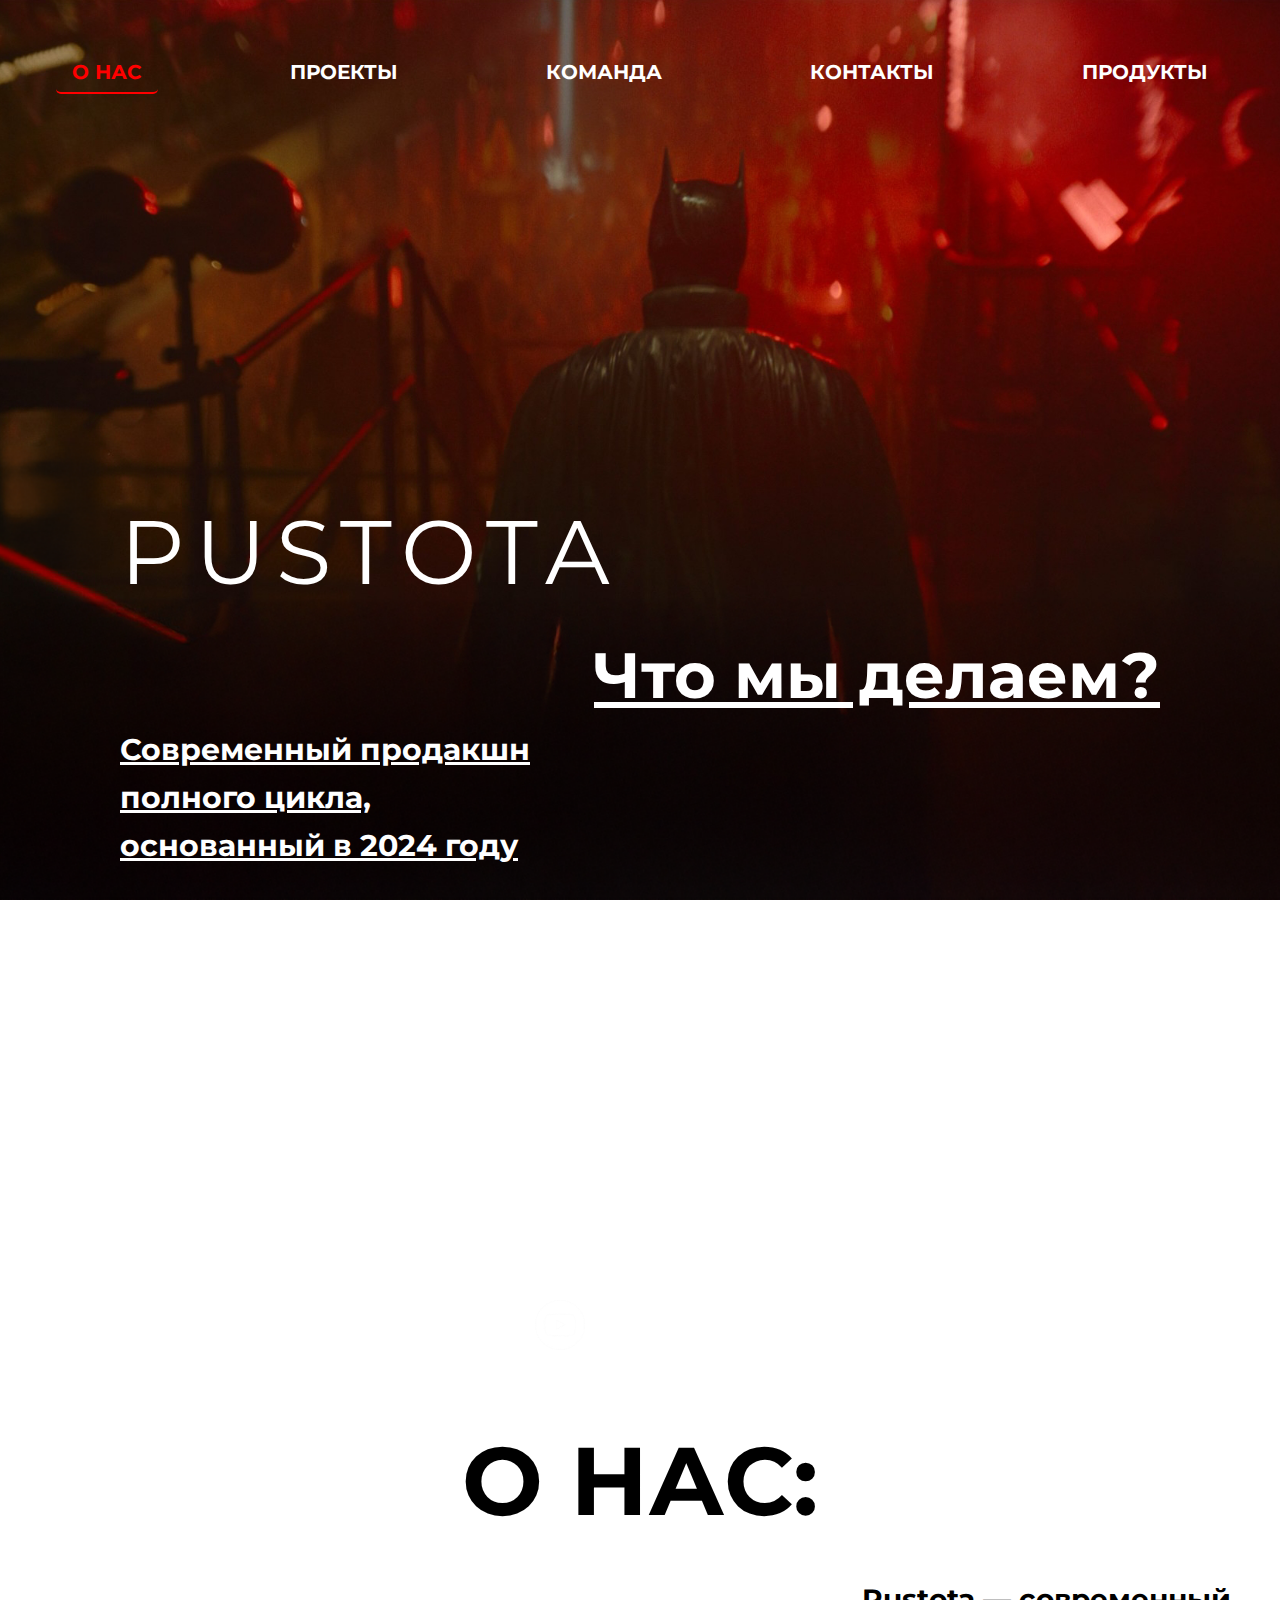
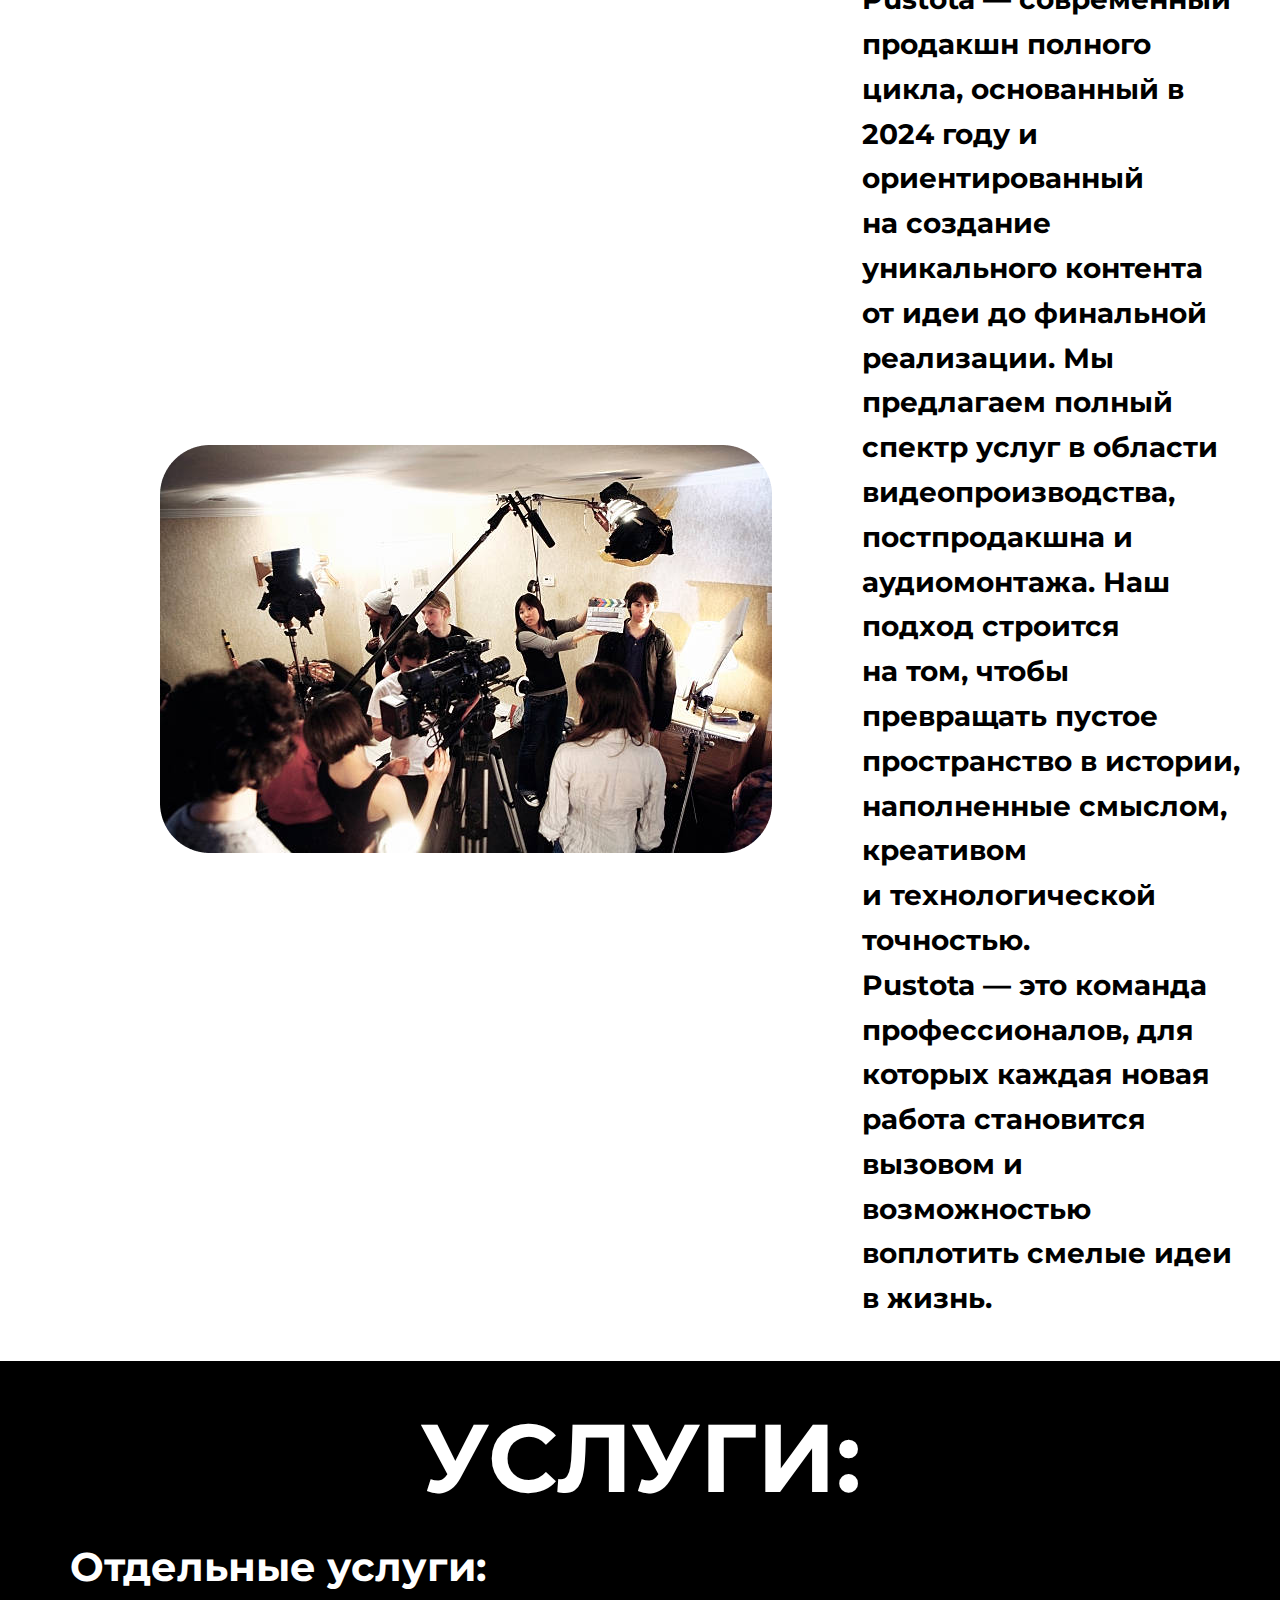
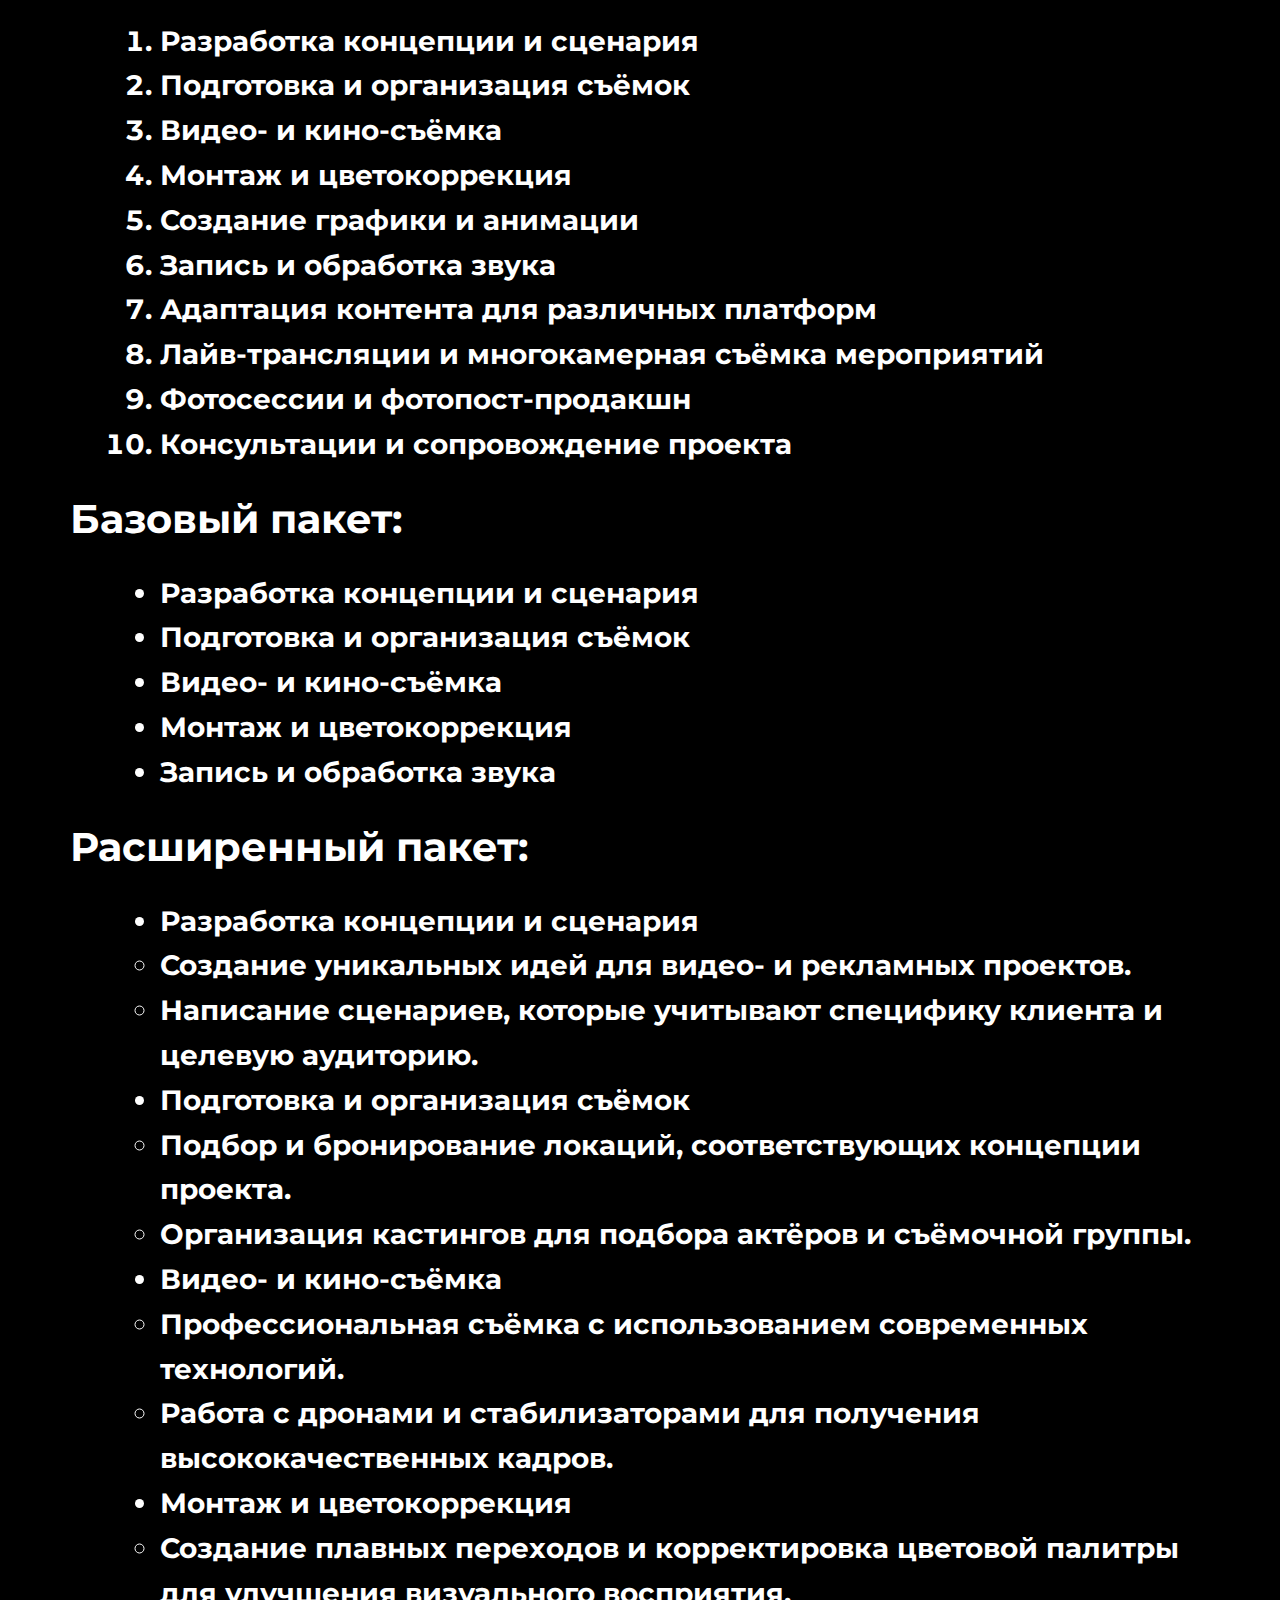
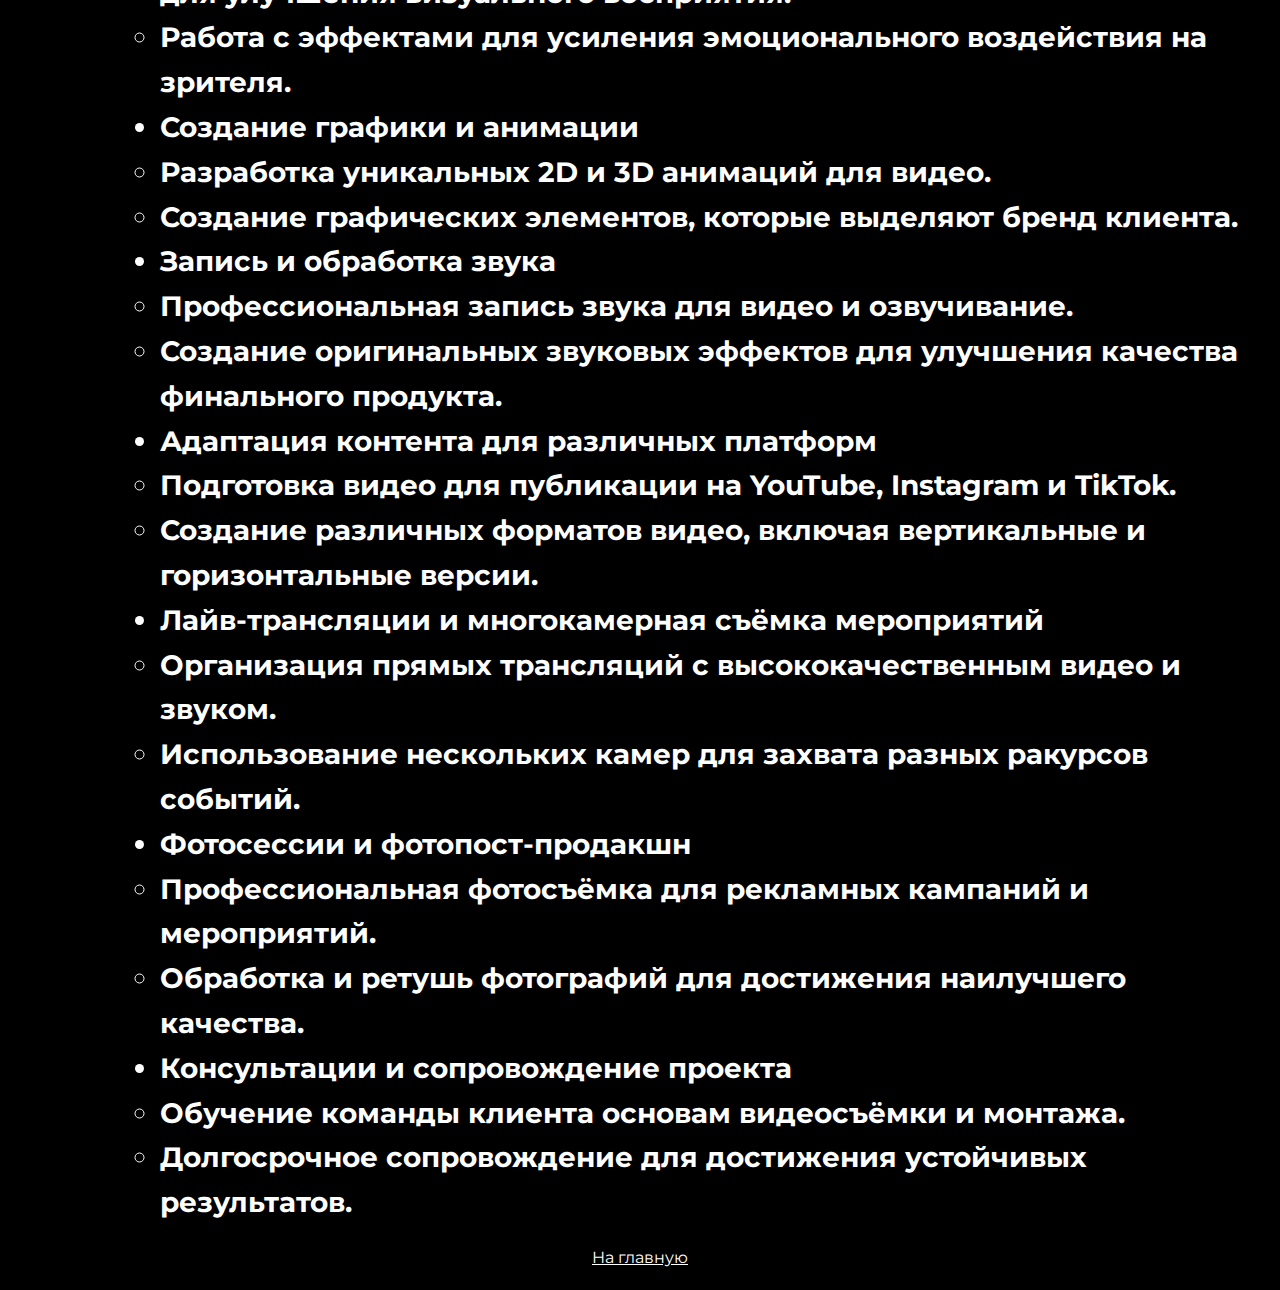
<file: src/index.html>
<!DOCTYPE html>
<html lang="en">

<head>
    <meta charset="UTF-8">
    <meta name="viewport" content="width=device-width, initial-scale=1.0">
    <title>PUSTOTA production</title>
    <meta name='description' content='Современный продакшн полного цикла, основанный в 2024 году'>
    <link rel='stylesheet' href='css/style.css'>
    <link href="https://fonts.googleapis.com/css2?family=Montserrat:wght@400;700&display=swap" rel="stylesheet">


</head>

<body>
    <header>
    </header>

    <div class="background-section">
        <nav>
            <ul class="center-align">
                <li class="inline-li"><a href="#about_us" class="active">О НАС</a></li>
                <li class="inline-li"><a href="projects.html" class="nav-link">ПРОЕКТЫ</a></li>
                <li class="inline-li"><a href="team_profile.html" class="nav-link">КОМАНДА</a></li>
                <li class="inline-li"><a href="contacts.html" class="nav-link">КОНТАКТЫ</a></li>
                <li class="inline-li"> <a href="products.html" class="nav-link">ПРОДУКТЫ</a></li>
            </ul>
        </nav>


        <main>
            <p class='brand-name'>PUSTOTA</p>
            <p class="question-text"> <a href="#about_us">Что мы делаем?</a></p>
            <p class='description-text'> <a href="#service">
                    Современный продакшн <br>
                    полного цикла, <br>
                    основанный в 2024 году
                </a>
            </p>
        </main>
        <footer>
            <div class="image-links">
                <a href="https://www.youtube.com/@jason4pok934">
                    <img src="../src/img/youtube_logo.png" alt="YouTube" style="width: 50px; height: 50px;" />
                </a>
                <a href="https://t.me/cyrikos">
                    <img src="../src/img/telegram_logo.png" alt="Telegram" style="width: 50px; height: 50px;" />
                </a>
                <a href="https://vk.com/gamafeel">
                    <img src="../src/img/vk_logo.png" alt="VK" style="width: 50px; height: 50px;" />
                </a>
                <p>
            </div>
            <p class='copyright-sign'>© 2024 PUSTOTA production</p>

        </footer>
    </div>

    <div class="content">
        <h1 id="about_us" class='extra-bold-text'>
            О НАС:
        </h1>
        <div class="container">
            <img src="../src/img/about_us 1.png" alt="Наша команда">
            <p class='main-text'> Pustota — современный продакшн полного цикла, основанный в 2024 году и ориентированный
                <br>
                на создание уникального контента от идеи
                до финальной реализации. Мы предлагаем полный <br>
                спектр услуг в области
                видеопроизводства, постпродакшна
                и аудиомонтажа. Наш подход строится <br>
                на том, чтобы превращать пустое пространство
                в истории, наполненные смыслом, креативом <br>
                и технологической точностью. <br> Pustota — это команда профессионалов, для которых каждая новая работа
                становится вызовом и возможностью воплотить смелые
                идеи в жизнь.
            </p>
        </div>
    </div>



    </div>

    <div class="black-content">
        <h1 id="service" class="extra-bold-text-white">
            УСЛУГИ:
        </h1>
        <h2 class="h2-text-white">
            Отдельные услуги:
        </h2>
        <div class="container">
            <ol class="main-text-white">
                <li>Разработка концепции и сценария</li>
                <li>Подготовка и организация съёмок</li>
                <li>Видео- и кино-съёмка</li>
                <li>Монтаж и цветокоррекция</li>
                <li>Создание графики и анимации</li>
                <li>Запись и обработка звука</li>
                <li>Адаптация контента для различных платформ</li>
                <li>Лайв-трансляции и многокамерная съёмка мероприятий</li>
                <li>Фотосессии и фотопост-продакшн</li>
                <li>Консультации и сопровождение проекта</li>
            </ol>
        </div>
        <h2 class="h2-text-white">
            Базовый пакет:
        </h2>
        <div class="container">
            <ul class="main-text-white">
                <li>Разработка концепции и сценария</li>
                <li>Подготовка и организация съёмок</li>
                <li>Видео- и кино-съёмка</li>
                <li>Монтаж и цветокоррекция</li>
                <li>Запись и обработка звука</li>
            </ul>
        </div>
        <h2 class="h2-text-white">
            Расширенный пакет:
        </h2>
        <div class="container">
            <ul class="main-text-white">
                <li>Разработка концепции и сценария
                    <ul>
                        <li>Создание уникальных идей для видео- и рекламных проектов.</li>
                        <li>Написание сценариев, которые учитывают специфику клиента и целевую аудиторию.</li>
                    </ul>
                </li>
                <li>Подготовка и организация съёмок
                    <ul>
                        <li>Подбор и бронирование локаций, соответствующих концепции проекта.</li>
                        <li>Организация кастингов для подбора актёров и съёмочной группы.</li>
                    </ul>
                </li>
                <li>Видео- и кино-съёмка
                    <ul>
                        <li>Профессиональная съёмка с использованием современных технологий.</li>
                        <li>Работа с дронами и стабилизаторами для получения высококачественных кадров.</li>
                    </ul>
                </li>
                <li>Монтаж и цветокоррекция
                    <ul>
                        <li>Создание плавных переходов и корректировка цветовой палитры для улучшения визуального
                            восприятия.</li>
                        <li>Работа с эффектами для усиления эмоционального воздействия на зрителя.</li>
                    </ul>
                </li>
                <li>Создание графики и анимации
                    <ul>
                        <li>Разработка уникальных 2D и 3D анимаций для видео.</li>
                        <li>Создание графических элементов, которые выделяют бренд клиента.</li>
                    </ul>
                </li>
                <li>Запись и обработка звука
                    <ul>
                        <li>Профессиональная запись звука для видео и озвучивание.</li>
                        <li>Создание оригинальных звуковых эффектов для улучшения качества финального продукта.</li>
                    </ul>
                </li>
                <li>Адаптация контента для различных платформ
                    <ul>
                        <li>Подготовка видео для публикации на YouTube, Instagram и TikTok.</li>
                        <li>Создание различных форматов видео, включая вертикальные и горизонтальные версии.</li>
                    </ul>
                </li>
                <li>Лайв-трансляции и многокамерная съёмка мероприятий
                    <ul>
                        <li>Организация прямых трансляций с высококачественным видео и звуком.</li>
                        <li>Использование нескольких камер для захвата разных ракурсов событий.</li>
                    </ul>
                </li>
                <li>Фотосессии и фотопост-продакшн
                    <ul>
                        <li>Профессиональная фотосъёмка для рекламных кампаний и мероприятий.</li>
                        <li>Обработка и ретушь фотографий для достижения наилучшего качества.</li>
                    </ul>
                </li>
                <li>Консультации и сопровождение проекта
                    <ul>
                        <li>Обучение команды клиента основам видеосъёмки и монтажа.</li>
                        <li>Долгосрочное сопровождение для достижения устойчивых результатов.</li>
                    </ul>
                </li>
            </ul>
        </div>
        <a class="right-align" href="../src/index.html"> На главную</a>
    </div>






</body>

</html>
</file>
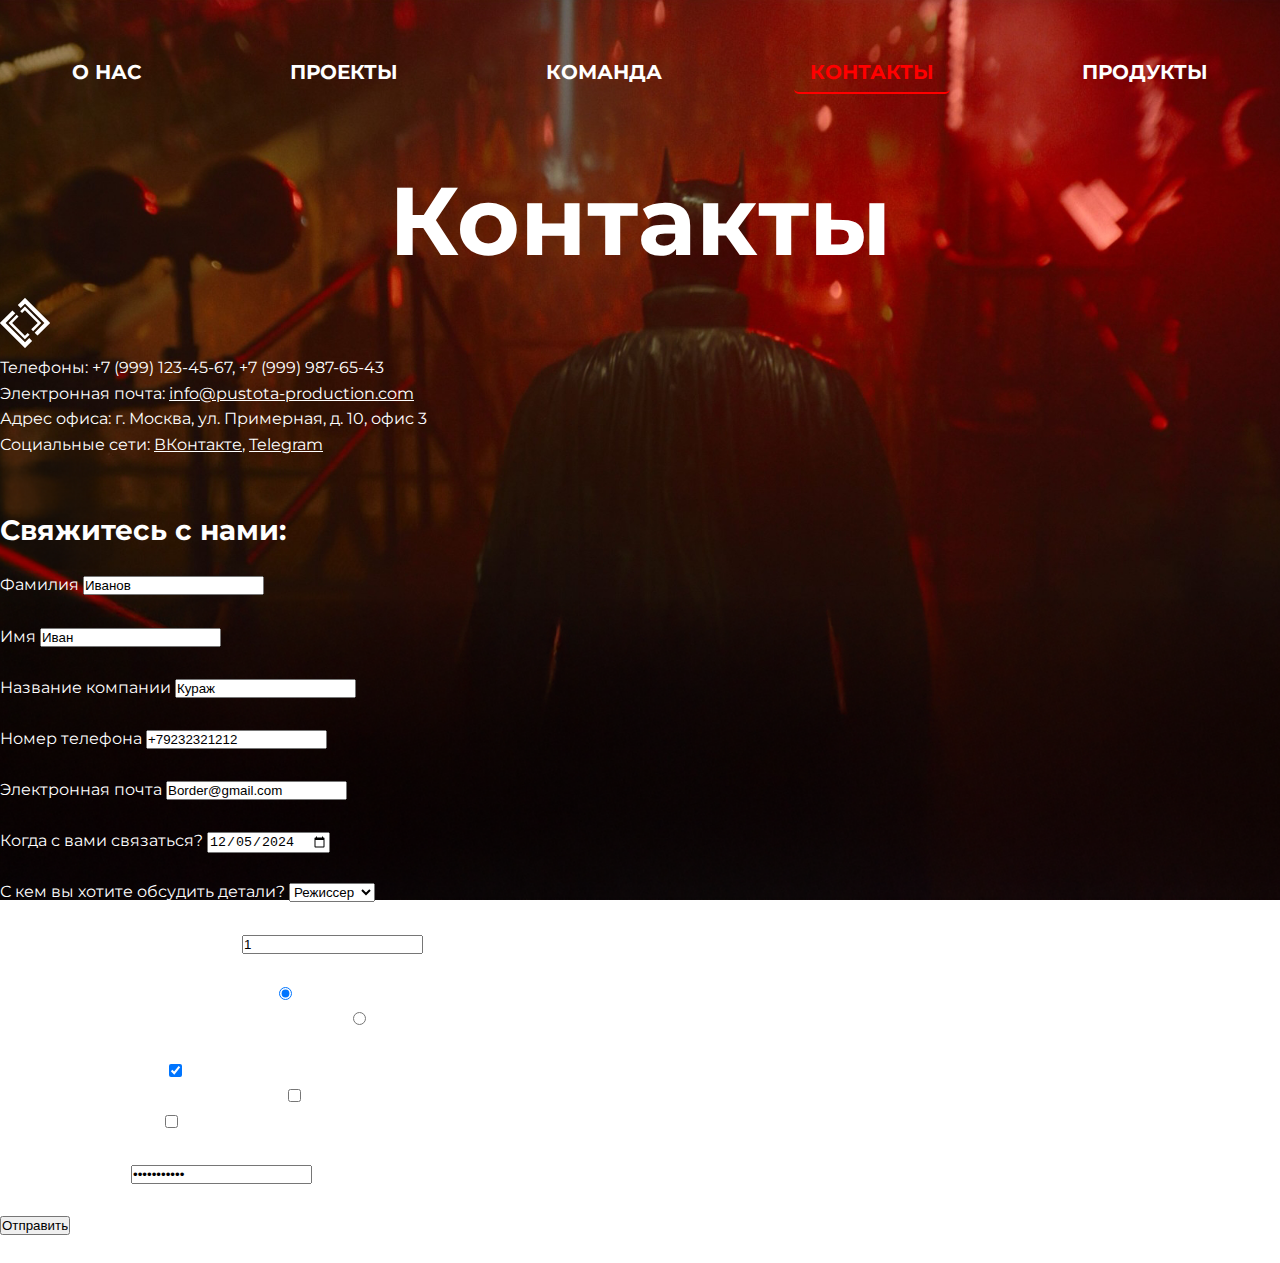
<file: src/contacts.html>
<!DOCTYPE html>
<html lang="en">

<head class="background-section">
    <meta charset="UTF-8">
    <meta name="viewport" content="width=device-width, initial-scale=1.0">
    <title>PUSTOTA production</title>
    <meta name='description' content='Современный продакшн полного цикла, основанный в 2024 году'>
    <link rel='stylesheet' href="/src/css/style.css">
    <link href="https://fonts.googleapis.com/css2?family=Montserrat:wght@400;700&display=swap" rel="stylesheet">
</head>

<body class="background-section">
    <nav>
        <ul class="center-align">
            <li class="inline-li"><a href="index.html" class="nav-link">О НАС</a></li>
            <li class="inline-li"><a href="projects.html" class="nav-link">ПРОЕКТЫ</a></li>
            <li class="inline-li"><a href="team_profile.html" class="nav-link">КОМАНДА</a></li>
            <li class="inline-li"><a href="contacts.html" class="active">КОНТАКТЫ</a></li>
            <li class="inline-li"> <a href="products.html" class="nav-link">ПРОДУКТЫ</a></li>
        </ul>
    </nav>

</body>
<div class="background-section">
    <h1 id="contacts" class="extra-bold-text-white">
        Контакты
    </h1>
    <a href="../src/img/black_pustota_logo.svg">
        <img src="../src/img/pustota logo.svg" alt="pustota logo" style="width: 50px; height: 50px;">
    </a>
    <p class="white-text">Телефоны: +7 (999) 123-45-67, +7 (999) 987-65-43</p>
    <p class="white-text">Электронная почта: <a class="white-text"
            href="mailto:info@pustota-production.com">info@pustota-production.com</a></p>
    <p class="white-text">Адрес офиса: г. Москва, ул. Примерная, д. 10, офис 3</p>
    <p class="white-text">Социальные сети:
        <a class="white-text" href="https://vk.com/pustota_production" target="_blank">ВКонтакте</a>,
        <a class="white-text" href="https://t.me/pustota_production" target="_blank">Telegram</a>
    </p>
    <h2 class="main-text-white" style="margin-top: 50px; margin-bottom: 20px;">
        Свяжитесь с нами:
    </h2>
    <form action="https://www.bing.com/search?" id="UserEnter" name="UserEnter" target="_blank">
        <input type="hidden" name="q" value="search">

        <label for="surname">Фамилия</label>
        <input type="text" id="surname" name="surname" value="Иванов" required>
        <br><br>

        <label class="white-text" for="name">Имя</label>
        <input type="text" id="name" name="name" value="Иван" required>
        <br><br>

        <label for="group">Название компании</label>
        <input type="text" id="group" name="group" value="Кураж" required>
        <br><br>

        <label for="telephone">Номер телефона</label>
        <input type="tel" id="telephone" name="telephone" value="+79232321212" required>
        <br><br>

        <label for="email">Электронная почта</label>
        <input type="email" id="email" name="email" value="Border@gmail.com" required>
        <br><br>

        <label for="date">Когда с вами связаться?</label>
        <input type="date" id="date" name="date" value="2024-12-05" required>
        <br><br>

        <label for="contact-var">С кем вы хотите обсудить детали?</label>
        <select name="contact-var" id="contact_var">
            <option value="Режиссер" selected>Режиссер</option>
            <option value="Продюсер">Продюсер</option>
            <option value="Монтажер">Монтажер</option>
        </select>
        <br><br>

        <label for="num-of-calls">Сколько раз вам позвонить?</label>
        <input type="number" name="number" id="number" value="1" required>
        <br><br>

        <label for="option1">Начинать звонок со слова "Алло"</label>
        <input type="radio" id="option1" name="options" value="option1" checked>
        <br>
        <label for="option2">Начинать звонок со слова "Здравствуйте"</label>
        <input type="radio" id="option2" name="options" value="option2">
        <br><br>

        <label for="option1-1">Говорить медленно</label>
        <input type="checkbox" id="option1-1" name="preferences[]" value="slow" checked>
        <br>
        <label for="option2-1">Отправить транскрипт разговора</label>
        <input type="checkbox" id="option2-1" name="preferences[]" value="transcript">
        <br>
        <label for="option3-1">Говорить как робот</label>
        <input type="checkbox" id="option3-1" name="preferences[]" value="robotic">
        <br><br>

        <label for="password">Кодовое слово:</label>
        <input type="password" id="password" name="password" value="nikolay1234" required>
        <br><br>

        <input type="submit" name="submit" value="Отправить">
        <input type="hidden" name="user_id" value="11111">
    </form>

    <a class="right-align" href="../src/index.html"> На главную</a>


</div>

</html>
</file>
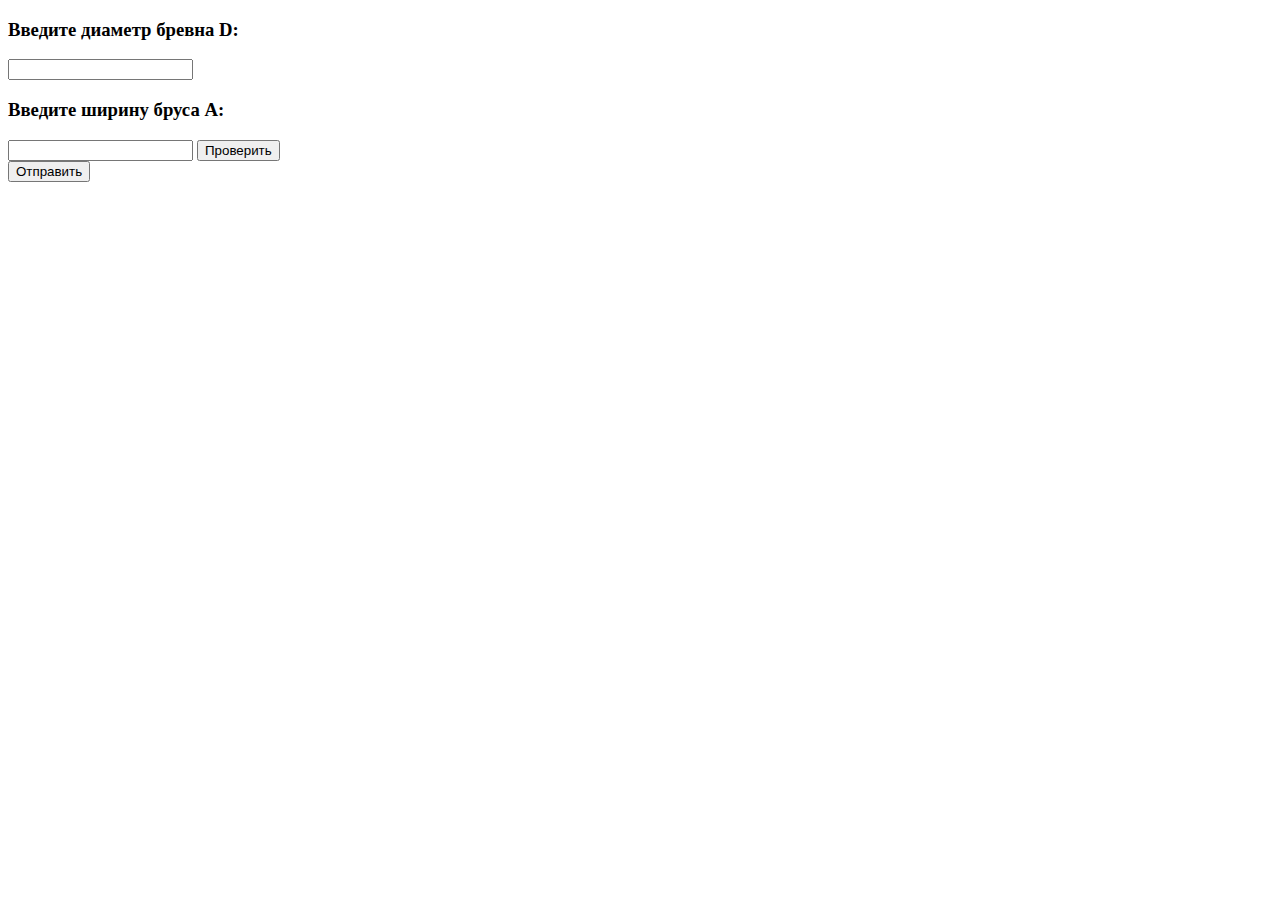
<file: src/problem.html>
<!DOCTYPE html>
<html lang="ru">

<head>
    <meta charset="UTF-8">
    <title>Проверка возможности выпилить брус</title>
</head>

<body>

    <h3>Введите диаметр бревна D:</h3>
    <input type="number" id="diameter">

    <h3>Введите ширину бруса A:</h3>
    <input type="number" id="width">

    <button onclick="checkSquare()">Проверить</button>

    <form action="https://www.bing.com/search?" id="UserEnter" name="diameter" target="_blank" method="GET">
        <input type="hidden" name="diameter" id="diameterHidden">
        <input type="hidden" name="width" id="widthHidden">
        <input type="hidden" name="condition" id="conditionHidden">
        <input type="hidden" name="result" id="resultHidden">
        <button type="submit">Отправить</button>
    </form>

    <p id="result"></p>

    <script>
        function checkSquare() {
            const D = parseFloat(document.getElementById('diameter').value);
            const A = parseFloat(document.getElementById('width').value);

            if (isNaN(D) || isNaN(A)) {
                document.getElementById('result').innerText = "Введите значения для D и A.";
                return;
            }

            let resultText;
            if (A * Math.sqrt(2) <= D) {
                resultText = "Да, можно выпилить квадратный брус шириной " + A;
            } else {
                resultText = "Нет, нельзя выпилить квадратный брус шириной " + A;
            }

            document.getElementById('result').innerText = resultText;

            document.getElementById('diameterHidden').value = D;
            document.getElementById('widthHidden').value = A;
            document.getElementById('conditionHidden').value = "Можно ли из бревна с диаметром " + D + " выпилить квадратный брус шириной " + A + "?";
            document.getElementById('resultHidden').value = resultText;
        }
    </script>

</body>

</html>
</file>
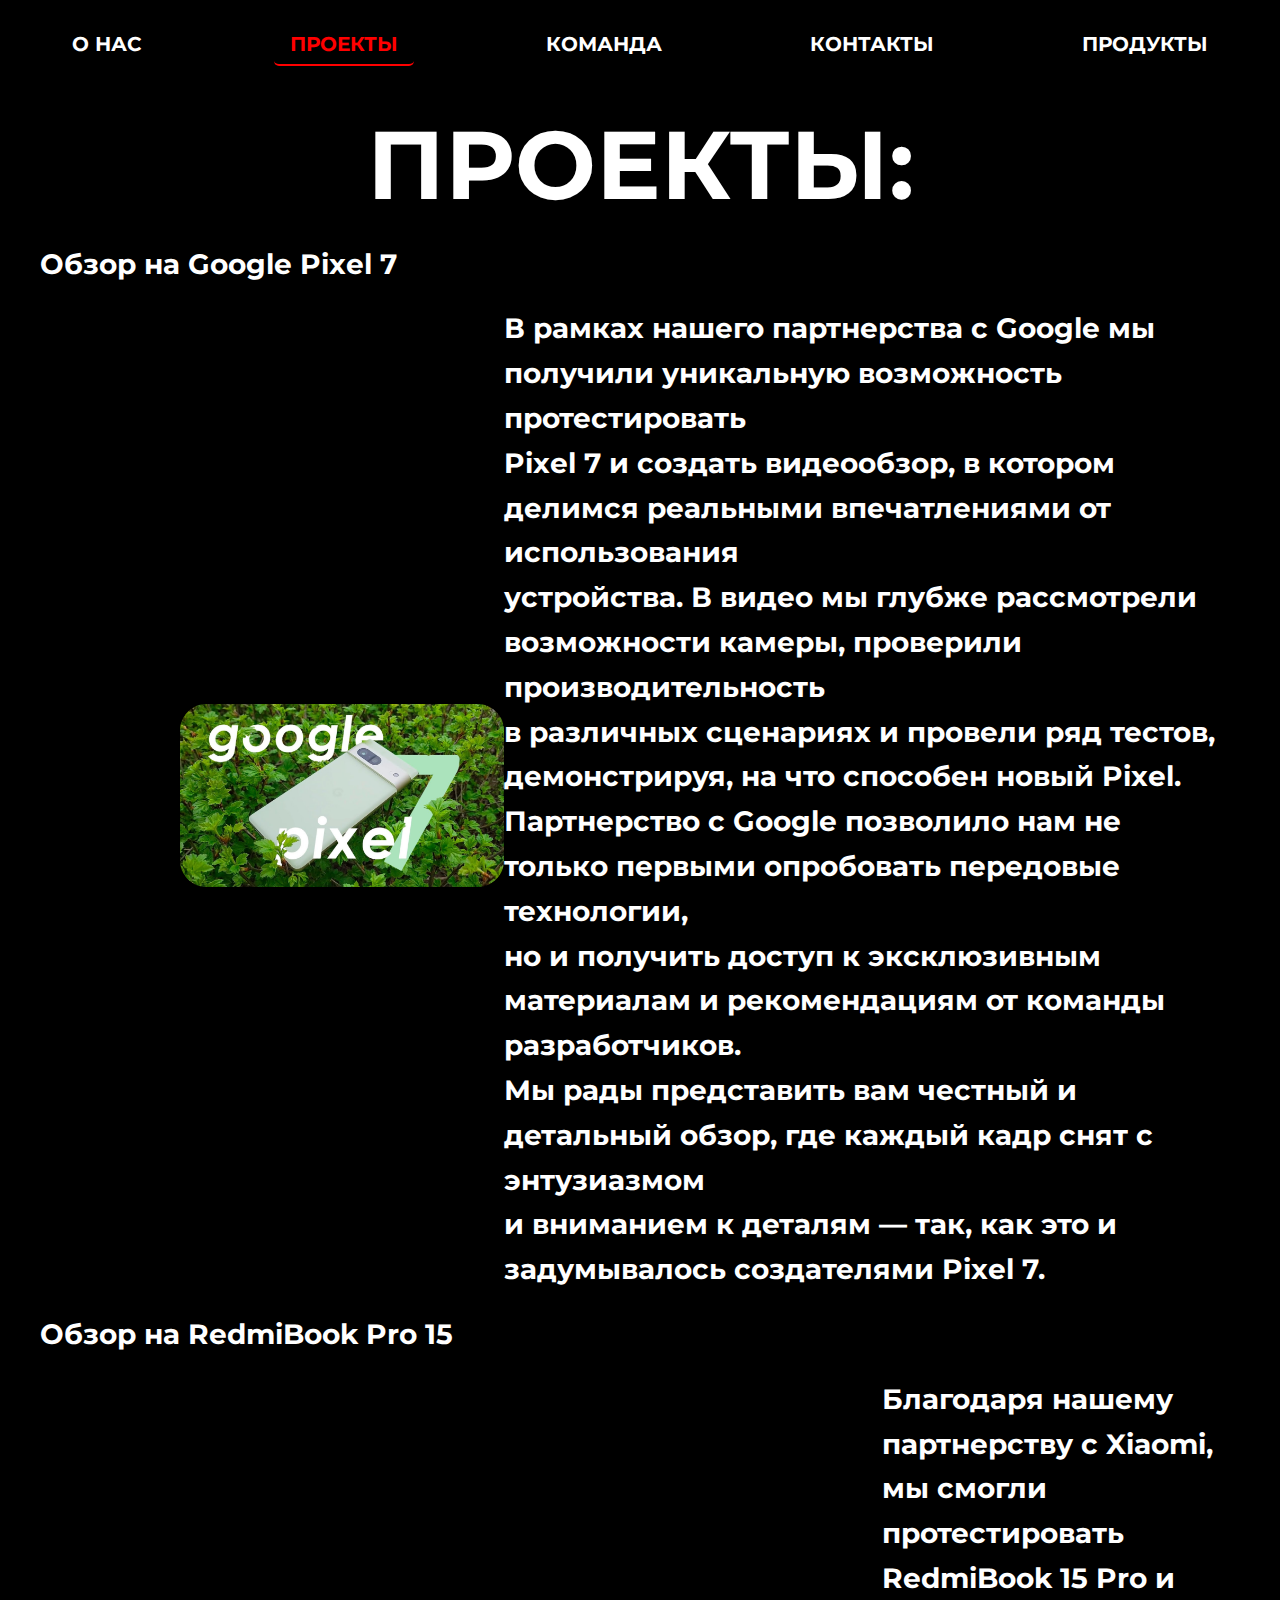
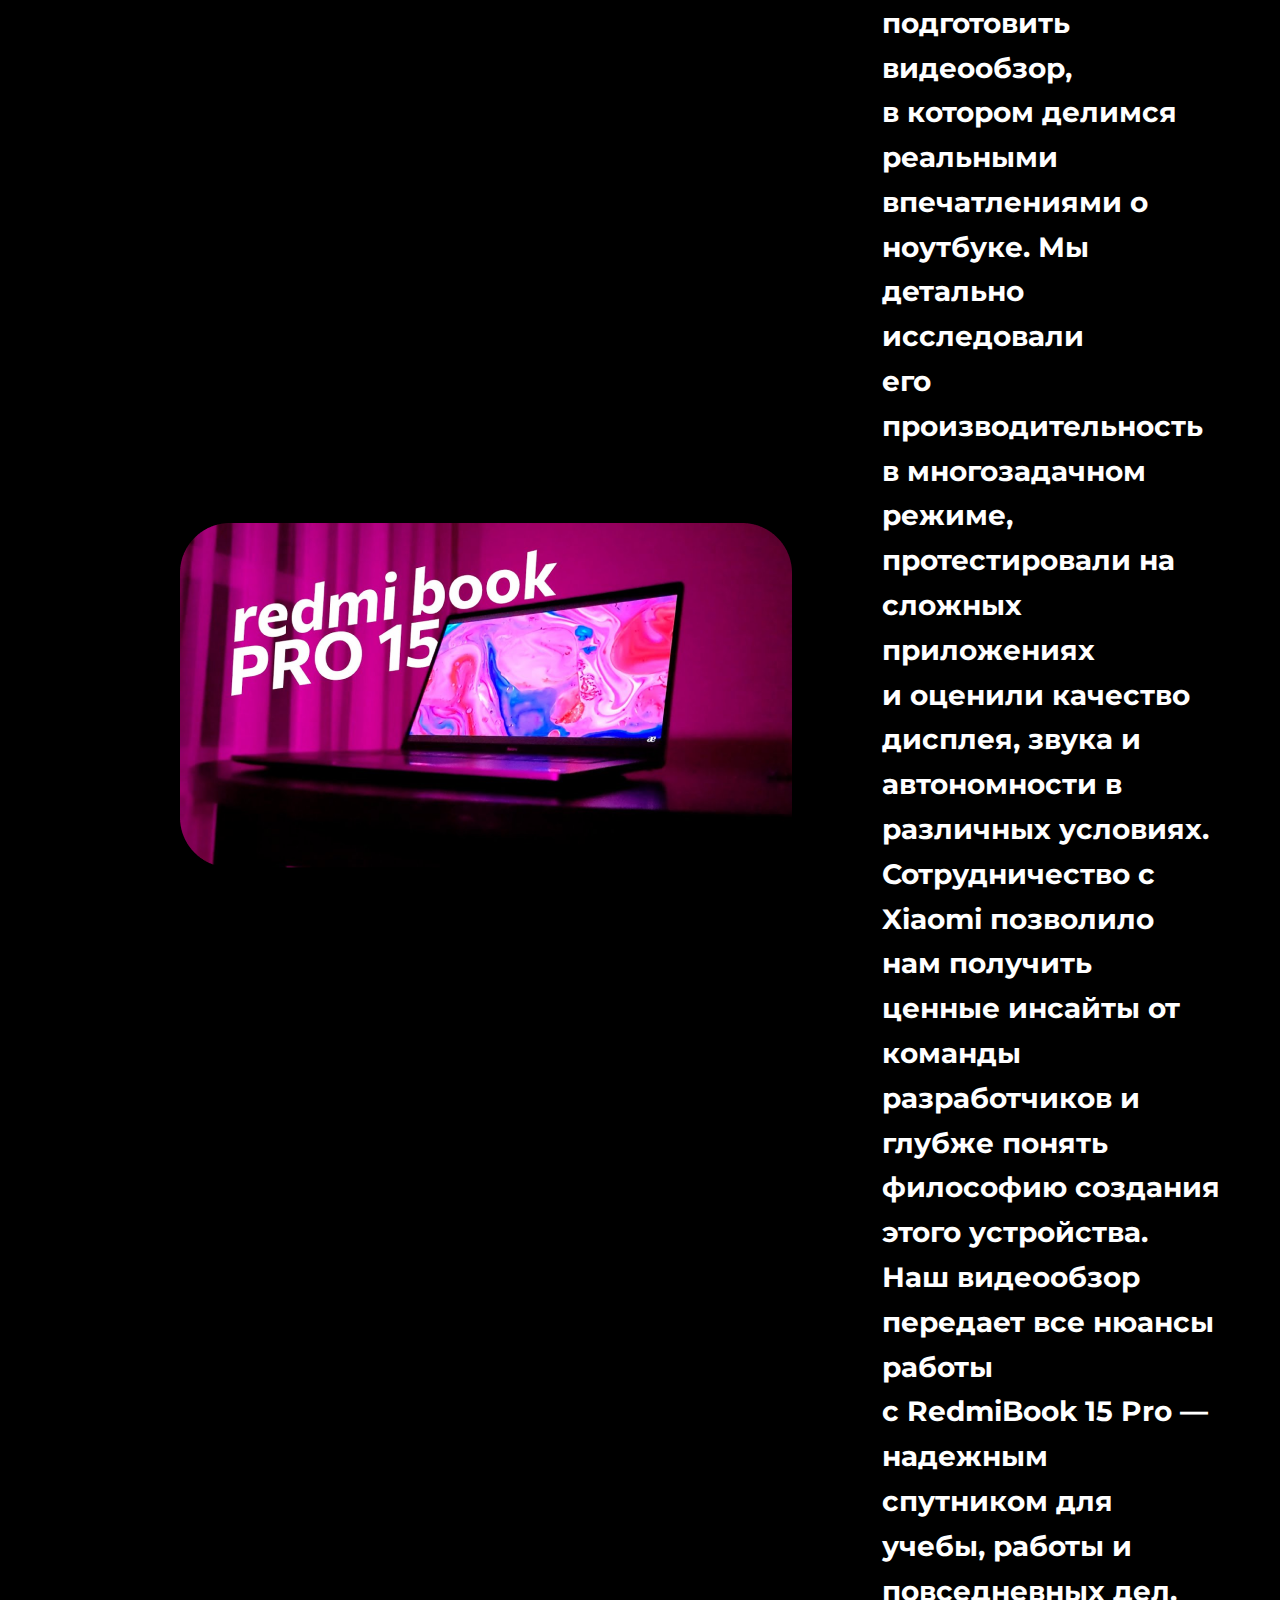
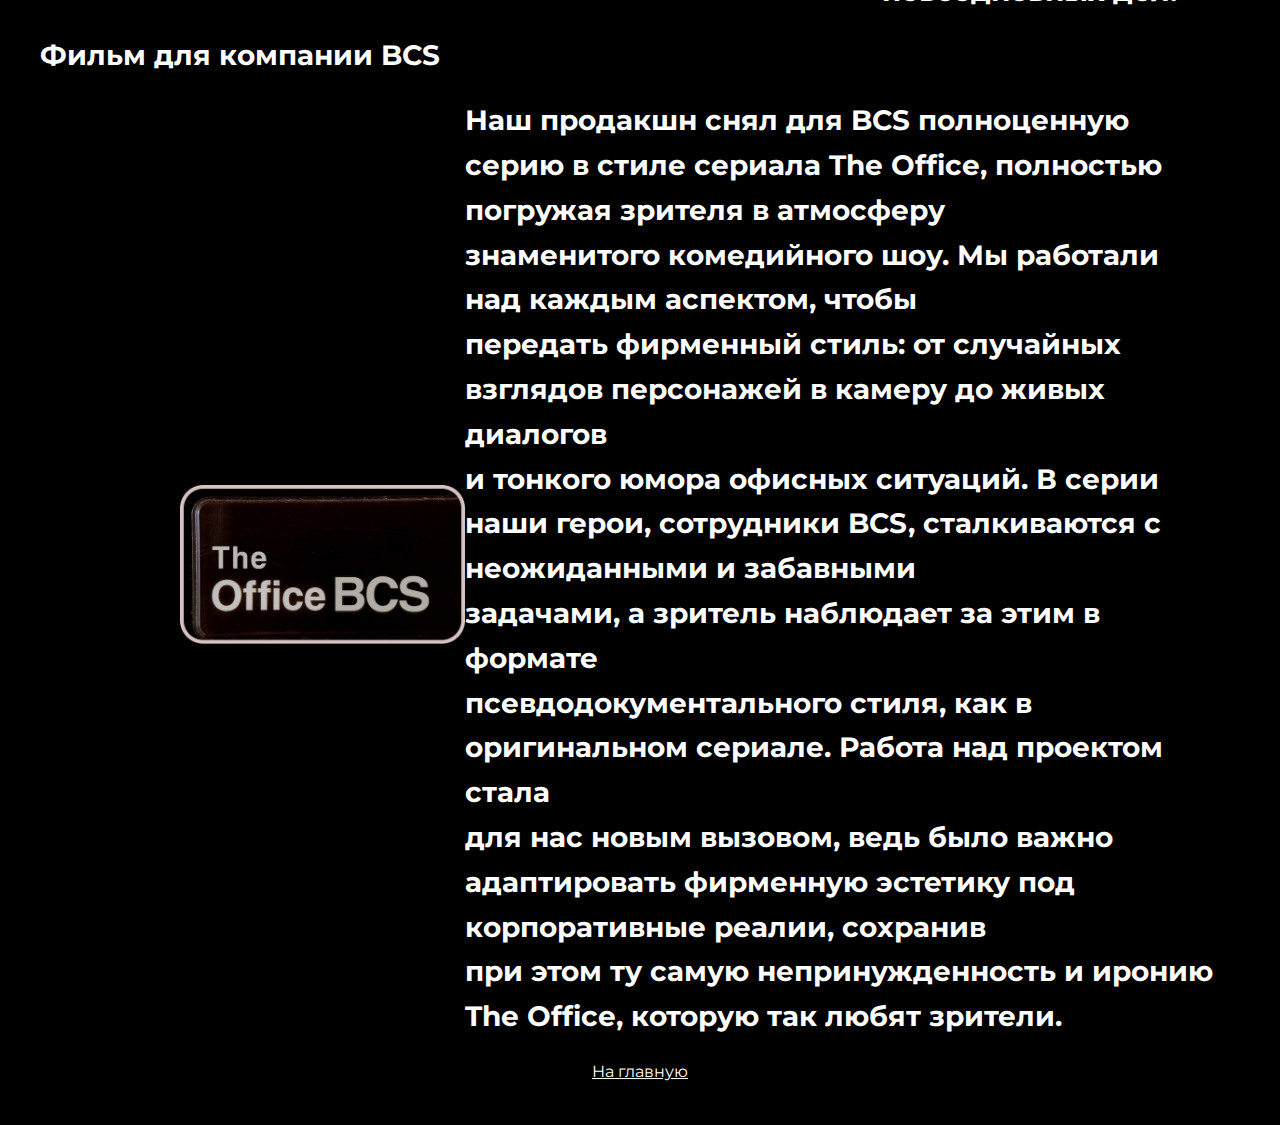
<file: src/projects.html>
<!DOCTYPE html>
<html lang="en">

<head>
    <meta charset="UTF-8">
    <meta name="viewport" content="width=device-width, initial-scale=1.0">
    <title>PUSTOTA production</title>
    <meta name='description' content='Современный продакшн полного цикла, основанный в 2024 году'>
    <link rel='stylesheet' href='css/style.css'>
    <link href="https://fonts.googleapis.com/css2?family=Montserrat:wght@400;700&display=swap" rel="stylesheet">
</head>

<body class="black-content">
    <header>
    </header>

    <div>
        <nav>
            <ul class="center-align">
                <li class="inline-li"><a href="index.html" class="nav-link">О НАС</a></li>
                <li class="inline-li"><a href="projects.html" class="active ">ПРОЕКТЫ</a></li>
                <li class="inline-li"><a href="team_profile.html" class="nav-link">КОМАНДА</a></li>
                <li class="inline-li"><a href="contacts.html" class="nav-link">КОНТАКТЫ</a></li>
                <li class="inline-li"> <a href="products.html" class="nav-link">ПРОДУКТЫ</a></li>
            </ul>
        </nav>

        <div class='black-content'>
            <h1 id="our_projects" class="extra-bold-text-white">
                ПРОЕКТЫ:
            </h1>
            <h2 class="main-text-white">
                Обзор на Google Pixel 7
            </h2>
            <div class="container">
                <a href="https://www.youtube.com/watch?v=fPMBvsDgmxU&t=1s&ab_channel=jason4pok">
                    <img src="../src/img/Project1.jpg" alt="Google Pixel 7 review">
                </a>
                <p class="main-text-white">
                    В рамках нашего партнерства с Google мы получили уникальную возможность протестировать <br> Pixel 7
                    и
                    создать
                    видеообзор,
                    в котором делимся реальными впечатлениями
                    от использования <br>устройства.
                    В видео мы глубже рассмотрели возможности камеры, проверили производительность <br> в различных
                    сценариях и провели ряд
                    тестов, демонстрируя, на что способен новый Pixel. <br> Партнерство с Google позволило нам не только
                    первыми опробовать
                    передовые технологии, <br> но и получить доступ к эксклюзивным материалам и рекомендациям от команды
                    разработчиков. <br> Мы рады
                    представить вам честный и детальный обзор, где каждый кадр снят с энтузиазмом <br> и вниманием к
                    деталям
                    —
                    так, как это и
                    задумывалось создателями Pixel 7.

                </p>

            </div>
            <h2 class="main-text-white">
                Обзор на RedmiBook Pro 15
            </h2>
            <div class="container">
                <img src="../src/img/Project2.jpg" alt="Redmibook 15 Pro Review">
                <p class="main-text-white">
                    Благодаря нашему партнерству с Xiaomi, мы смогли протестировать RedmiBook 15 Pro и подготовить
                    видеообзор, <br> в котором
                    делимся реальными впечатлениями о ноутбуке. Мы детально исследовали <br> его производительность в
                    многозадачном режиме,
                    протестировали на сложных приложениях <br> и оценили качество дисплея, звука и автономности в
                    различных
                    условиях.
                    Сотрудничество с Xiaomi позволило нам получить <br>ценные инсайты от команды разработчиков и глубже
                    понять
                    <br>
                    философию
                    создания этого устройства. Наш видеообзор передает все нюансы работы<br>с RedmiBook 15 Pro —
                    надежным
                    спутником для учебы,
                    работы и повседневных дел.


                </p>

            </div>
            <h2 class="main-text-white">
                Фильм для компании BCS
            </h2>
            <div class="container">
                <a href="https://disk.yandex.com/d/-PYCDxIz49z3Nw">
                    <img src="../src/img/Project3.png" alt="Redmibook 15 Pro Review">
                </a>
                <p class="main-text-white">
                    Наш продакшн снял для BCS полноценную серию в стиле сериала The Office, полностью погружая зрителя в
                    атмосферу <br>
                    знаменитого комедийного шоу. Мы работали над каждым аспектом, чтобы <br> передать фирменный стиль:
                    от
                    случайных взглядов
                    персонажей в камеру до живых диалогов <br> и тонкого юмора офисных ситуаций. В серии наши герои,
                    сотрудники
                    BCS, сталкиваются
                    с неожиданными и забавными <br> задачами, а зритель наблюдает за этим в формате <br>
                    псевдодокументального
                    стиля,
                    как в
                    оригинальном сериале. Работа над проектом стала <br> для нас новым вызовом, ведь было важно
                    адаптировать
                    фирменную эстетику
                    под корпоративные реалии, сохранив <br> при этом ту самую непринужденность и иронию <br> The Office,
                    которую
                    так
                    любят зрители.

                </p>

            </div>
            <a class="right-align" href="../src/index.html"> На главную</a>
</file>
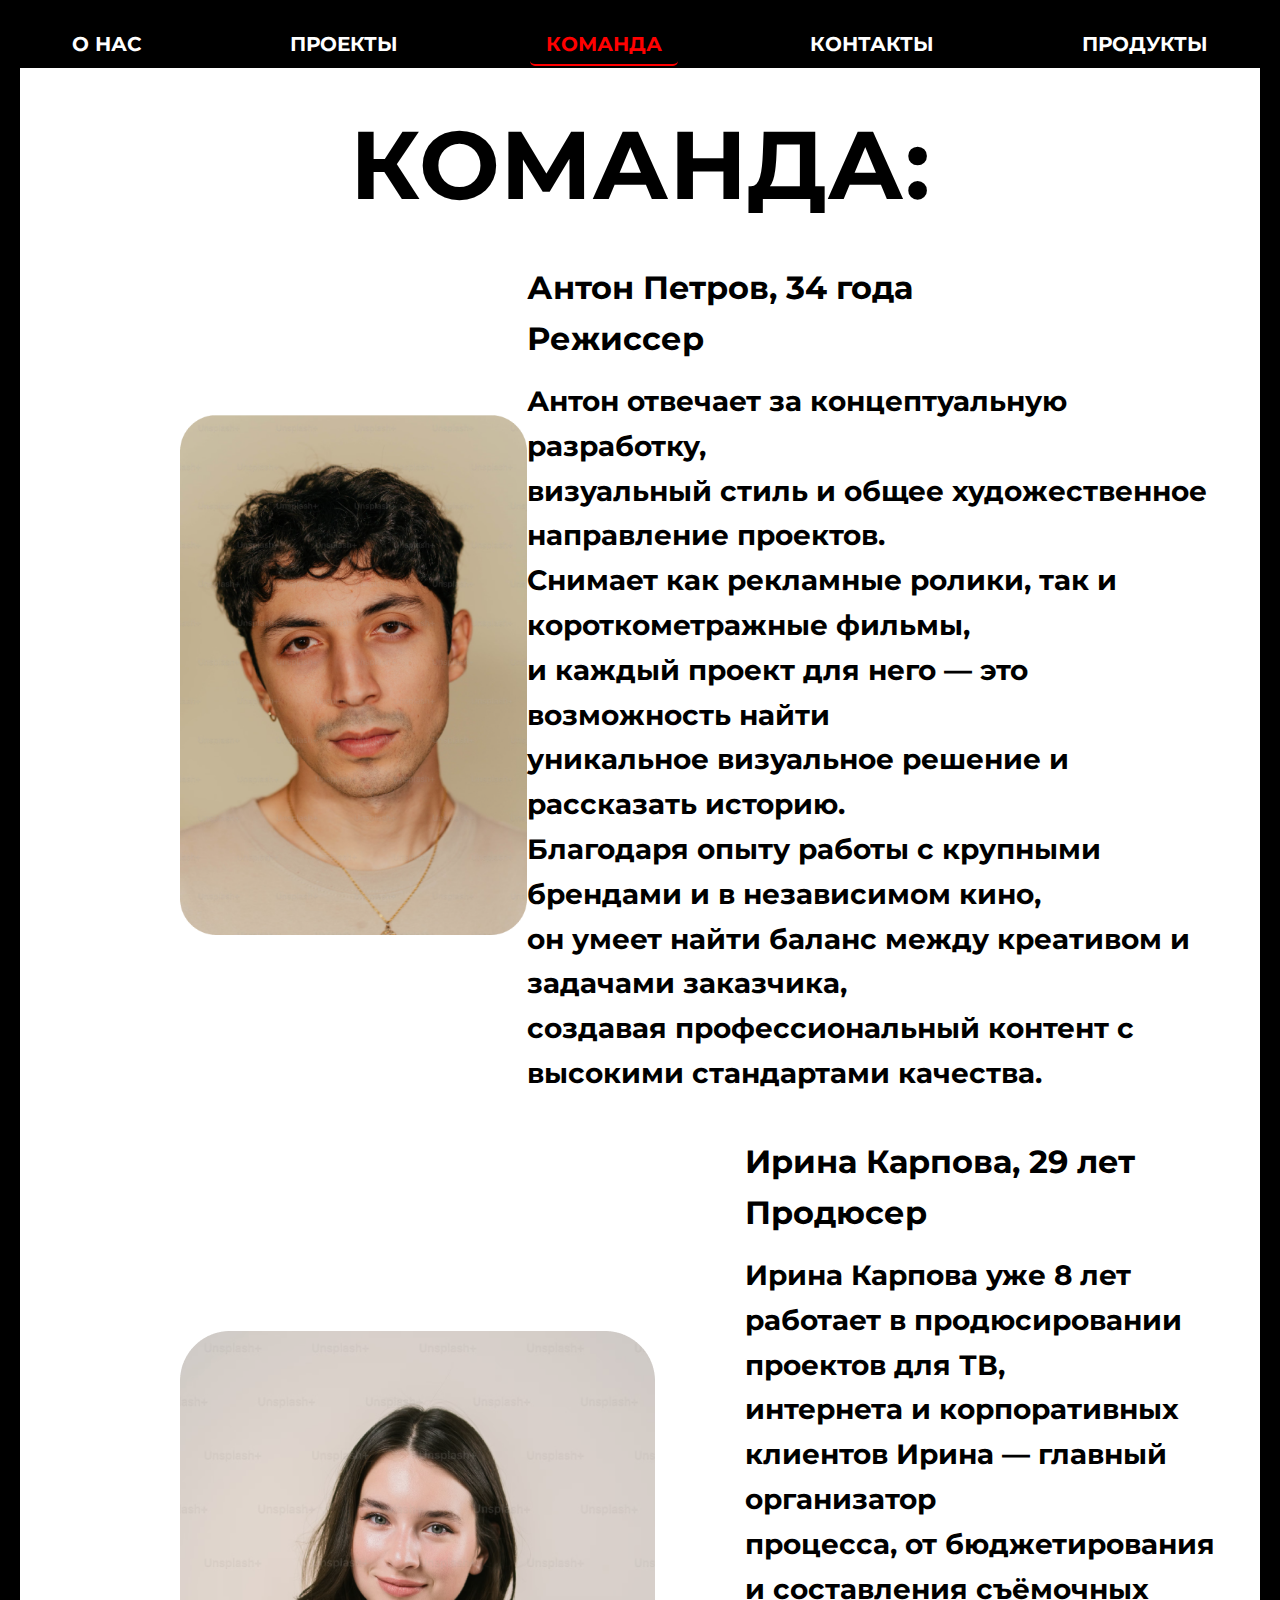
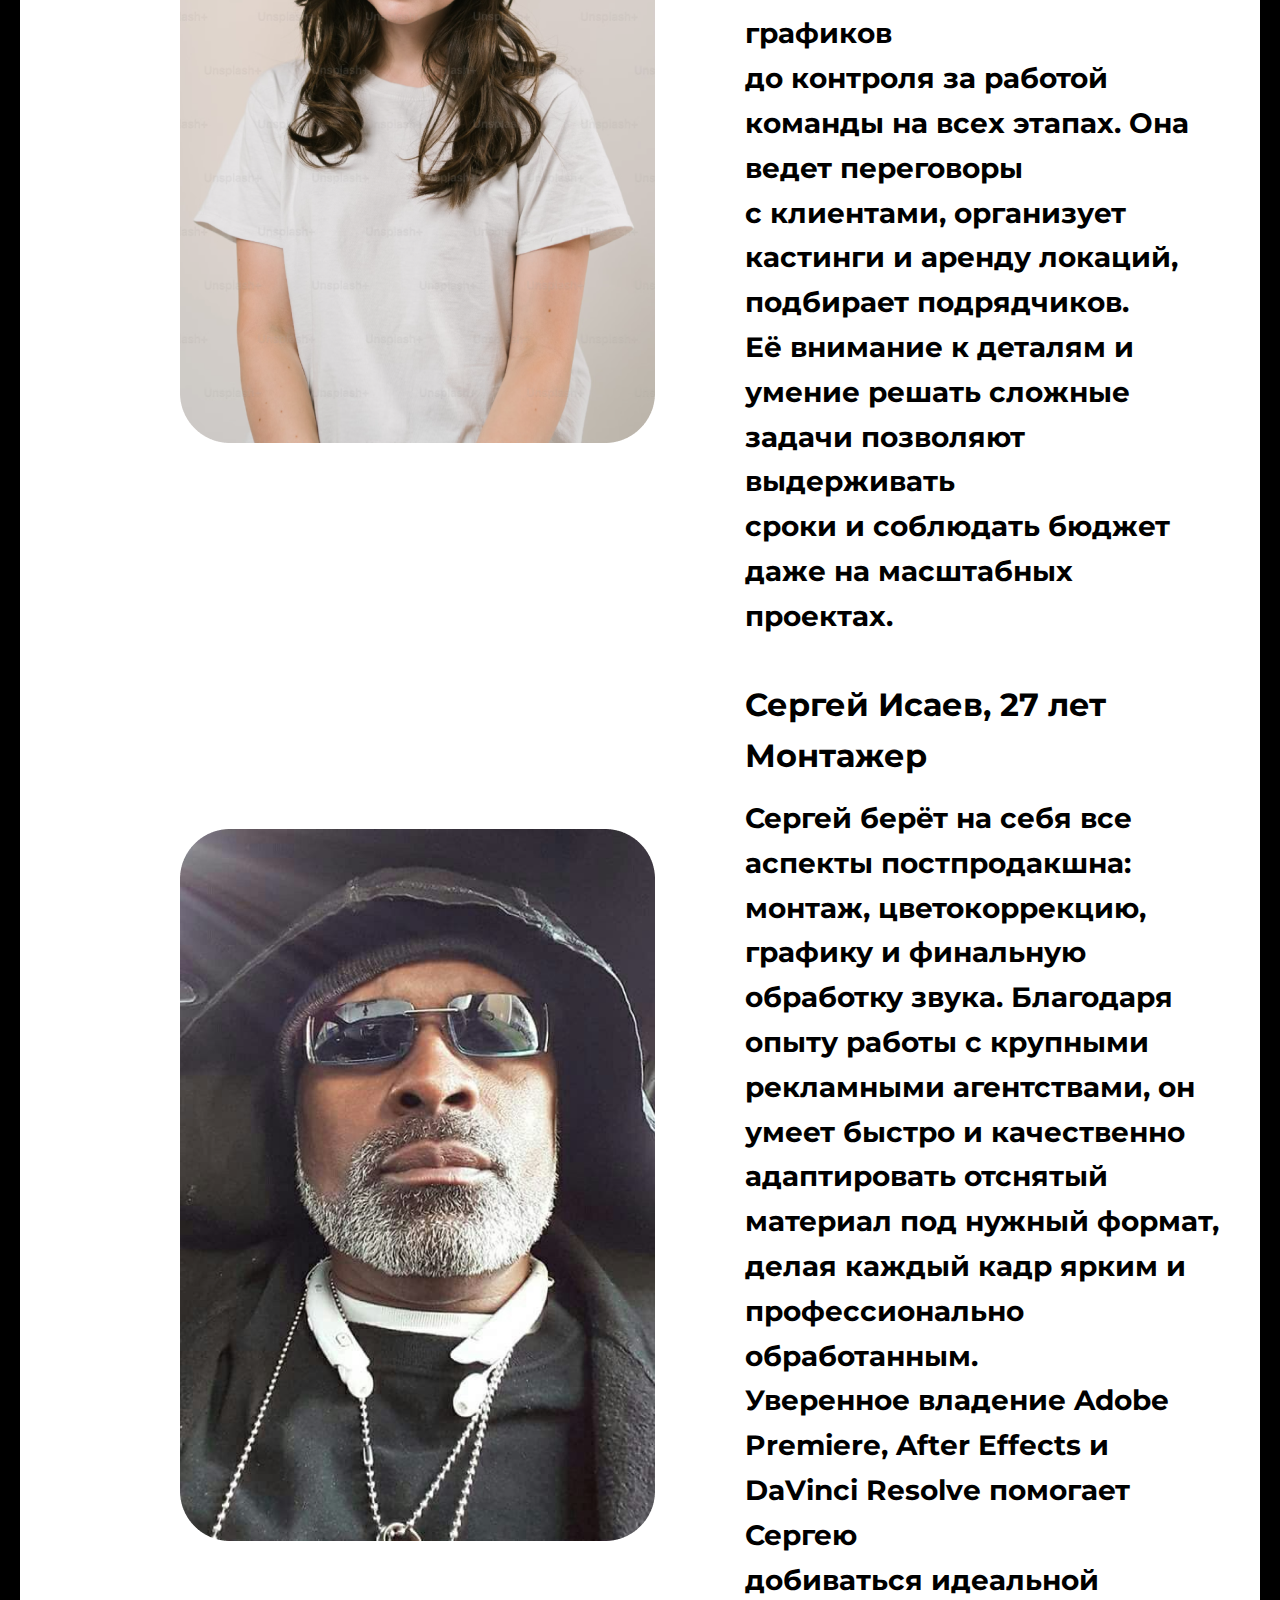
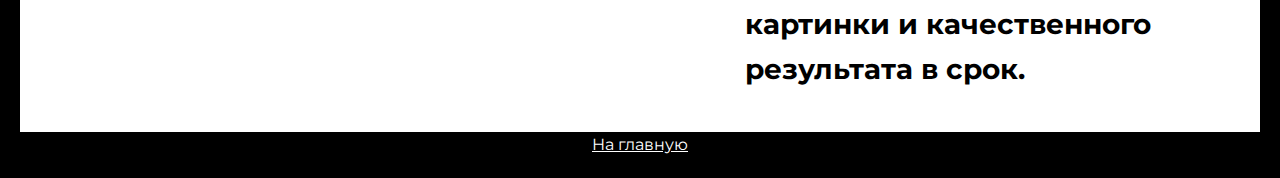
<file: src/team_profile.html>
<!DOCTYPE html>
<html lang="en">

<head>
    <meta charset="UTF-8">
    <meta name="viewport" content="width=device-width, initial-scale=1.0">
    <title>PUSTOTA production</title>
    <meta name='description' content='Современный продакшн полного цикла, основанный в 2024 году'>
    <link rel='stylesheet' href='css/style.css'>
    <link href="https://fonts.googleapis.com/css2?family=Montserrat:wght@400;700&display=swap" rel="stylesheet">
</head>

<body class="black-content">
    <header>
    </header>

    <div class=>
        <nav>
            <ul class="center-align">
                <li class="inline-li"><a href="index.html" class="nav-link">О НАС</a></li>
                <li class="inline-li"><a href="projects.html" class="nav-link">ПРОЕКТЫ</a></li>
                <li class="inline-li"><a href="team_profile.html" class="active">КОМАНДА</a></li>
                <li class="inline-li"><a href="contacts.html" class="nav-link">КОНТАКТЫ</a></li>
                <li class="inline-li"> <a href="products.html" class="nav-link">ПРОДУКТЫ</a></li>
            </ul>
        </nav>
        <div class="content">
            <h1 id="team_profile" class="extra-bold-text">
                КОМАНДА:
            </h1>
            <div class="container">
                <a href="passport (2).html">
                    <img src="../src/img/worker1.png" alt="Anton Petrov">
                </a>
                <div class="text-container">


                    <p class="name-work-text">
                        Антон Петров, 34 года <br> Режиссер
                    </p>
                    <p class="main-text">
                        Антон отвечает за концептуальную разработку, <br> визуальный стиль и общее художественное
                        направление
                        проектов. <br> Снимает как
                        рекламные ролики, так и короткометражные фильмы, <br> и каждый проект для него — это возможность
                        найти
                        <br>
                        уникальное визуальное
                        решение и рассказать историю. <br>Благодаря опыту работы с крупными брендами и в независимом
                        кино,<br>
                        он
                        умеет
                        найти баланс
                        между креативом и задачами заказчика,<br> создавая профессиональный контент с высокими
                        стандартами
                        качества.

                    </p>
                </div>
            </div>
            <div class="container">
                <img src="../src/img/worker2.png" alt="Irina Karpova">
                <div class="text-container">


                    <p class="name-work-text">
                        Ирина Карпова, 29 лет <br>
                        Продюсер
                    </p>
                    <p class="main-text">
                        Ирина Карпова уже 8 лет работает в продюсировании проектов для ТВ, <br> интернета и
                        корпоративных
                        клиентов
                        Ирина — главный организатор <br>процесса, от бюджетирования и составления съёмочных графиков
                        <br>до
                        контроля
                        за работой команды
                        на всех этапах. Она ведет переговоры <br>с клиентами, организует кастинги и аренду локаций,
                        подбирает
                        подрядчиков. <br>Её
                        внимание к деталям и умение решать сложные задачи позволяют выдерживать <br>сроки и соблюдать
                        бюджет
                        даже на масштабных
                        проектах.
                    </p>
                </div>
            </div>
            <div class="container">
                <img src="../src/img/worker3.jpg" alt="Sergei Isaev">
                <div class="text-container">


                    <p class="name-work-text">
                        Сергей Исаев, 27 лет <br>
                        Монтажер
                    </p>
                    <p class="main-text">
                        Сергей берёт на себя все аспекты постпродакшна: монтаж, цветокоррекцию, <br> графику и финальную
                        обработку звука. Благодаря
                        опыту работы с крупными <br>рекламными агентствами, он умеет быстро и качественно адаптировать
                        отснятый <br>
                        материал под нужный
                        формат, делая каждый кадр ярким и профессионально обработанным. <br>Уверенное владение Adobe
                        Premiere,
                        After Effects и
                        DaVinci Resolve помогает Сергею <br>добиваться идеальной картинки и качественного результата в
                        срок.
                    </p>
                </div>
            </div>
        </div>
        <a class="right-align" href="../src/index.html"> На главную</a>
</file>
<file: src/css/style.css>
* {
	margin: 0;
	padding: 0;
	box-sizing: border-box;
}

html {
	font-size: 16px; /* Базовый размер шрифта */
}

body {
	font-family: 'Montserrat', sans-serif;
	height: 100%;
	line-height: 1.6;
}

label {
	color: white;
}

.background-section {
	min-height: 100vh;
	width: 100%;
	background-image: url('../img/Batman_final_background.png');
	background-size: cover;
	background-repeat: no-repeat;
	background-position: center;
	background-attachment: fixed;
	padding-top: 3rem;
}

.black-bg {
	background-color: #000;
}

.content {
	background-color: white;
	padding: 1.25rem;
}

.black-content {
	background-color: black;
	padding: 1.25rem;
}

.brand-name {
	margin-top: 24rem;
	margin-left: 7.5rem;
	font-size: 5.625rem;
	letter-spacing: 0.625rem;
	color: white;
}

.question-text {
	margin-right: 7.5rem;
	font-size: 4rem;
	color: white;
	font-weight: bold;
	text-align: right;
}

.main-text {
	font-size: 1.75rem;
	font-weight: bold;
}

.white-text {
	color: white;
}

.name-work-text {
	font-size: 2rem;
	font-weight: bold;
	margin-bottom: 0.9375rem;
}

.main-text-white {
	font-size: 1.75rem;
	font-weight: bold;
	color: white;
}

.description-text {
	margin-left: 7.5rem;
	font-size: 1.875rem;
	color: white;
	font-weight: bold;
}

.extra-bold-text {
	font-size: 6rem;
	text-align: center;
}

.h2-text {
	font-size: 2.5rem;
}

.h2-text-white {
	font-size: 2.5rem;
	color: white;
	margin-left: 3.125rem;
}

.extra-bold-text-white {
	font-size: 6rem;
	text-align: center;
	color: white;
}

.black-text {
	color: black;
}

.black-text-right {
	color: black;
	display: block;
	text-align: center;
}

.image-links {
	display: flex;
	justify-content: center;
	gap: 1.25rem;
	margin-top: 26.875rem;
}

.image-links img {
	width: 3.125rem;
	height: 3.125rem;
}

.copyright-sign {
	color: white;
	text-align: right;
	margin-right: 1.25rem;
}

.container {
	display: flex;
	align-items: center;
	margin-left: 7.5rem;
	padding: 1.25rem;
}

.container img {
	margin-right: 5.625rem;
	margin-bottom: 3.125rem;
	margin-top: 3.125rem;
}

.text-container {
	display: flex;
	flex-direction: column;
}

.center-align {
	text-align: center;
}

.right-align {
	display: block;
	text-align: center;
}

.description {
	font-size: 1rem;
}

main {
	width: 100%;
}

.inline-li {
	display: inline;
	margin-right: 6.25rem;
}

li:last-child {
	margin-right: 0;
}

nav ul li a {
	font-size: 1.25rem;
	text-decoration: none;
	font-weight: bold;
}

a {
	color: white;
}

a:hover {
	color: #b7c4c7;
}

a:active {
	color: red;
}

.nav-link {
	color: white;
}

.nav-link.active {
	color: red;
}

.custom-table {
	width: 100%;
	border-collapse: collapse;
	background-image: url('../img/table_background.png');
	background-size: cover;
}

.custom-table th,
.custom-table td {
	padding: 0.9375rem;
	text-align: left;
	border: 0.1875rem solid #000;
	background-color: rgba(255, 255, 255, 0.8);
}

.custom-table th {
	background-color: rgba(153, 153, 153, 0.9);
}

img {
	max-width: 100%;
	height: auto;
}

@media (max-width: 75rem) {
	.brand-name {
		font-size: 4.375rem;
		margin-left: 3.125rem;
		margin-top: 12.5rem;
	}

	.question-text {
		font-size: 3.125rem;
		margin-right: 3.125rem;
	}

	.container {
		flex-direction: column;
		margin-left: 1.25rem;
		padding: 0.625rem;
	}

	.description-text {
		font-size: 1.5rem;
		margin-left: 1.25rem;
	}

	.image-links {
		flex-direction: row;
		gap: 0.625rem;
	}
}

@media (max-width: 48rem) {
	.brand-name {
		font-size: 2.5rem;
		text-align: center;
		margin: 0;
	}

	.question-text {
		font-size: 1.875rem;
		text-align: center;
		margin-right: 0;
	}

	.description-text {
		font-size: 1.25rem;
		text-align: center;
		margin-left: 0;
	}

	.container {
		flex-direction: column;
		margin: 0;
		padding: 0.625rem;
	}

	.container img {
		width: 100%;
		height: auto;
		margin-bottom: 1.25rem;
	}

	.image-links {
		flex-direction: column;
		margin-top: 1.25rem;
	}

	.image-links img {
		width: 2.5rem;
		height: 2.5rem;
	}

	.custom-table th,
	.custom-table td {
		font-size: 0.875rem;
	}

	.extra-bold-text,
	.extra-bold-text-white {
		font-size: 3.125rem;
	}
}

nav {
	display: flex;
	justify-content: center;
	align-items: center;
	background-color: transparent;
	padding: 0.5rem 1rem;
	flex-wrap: wrap;
}

nav ul {
	display: flex;
	list-style: none;
	gap: 1rem;
	padding: 0;
	margin: 0;
}

nav a {
	font-size: 1rem;
	color: white;
	text-decoration: none;
	padding: 0.5rem 1rem;
	border-radius: 5px;
}
nav a.active {
	color: red;
	font-weight: bold;
	border-bottom: 2px solid red;
}
@media (max-width: 768px) {
	nav ul {
		flex-wrap: wrap;
		gap: 0.5rem;
	}
	nav a {
		font-size: 0.875rem;
		padding: 0.4rem 0.8rem;
	}
}
.projects-container {
	display: flex;
	flex-wrap: wrap;
	justify-content: space-around;
	gap: 20px;
	padding: 20px;
}

.project-card {
	background-color: rgba(255, 255, 255, 0.9);
	width: 300px;
	padding: 15px;
	border: 1px solid #ddd;
	border-radius: 8px;
	box-shadow: 0 4px 8px rgba(0, 0, 0, 0.1);
	text-align: center;
}

.project-card img {
	max-width: 100%;
	height: auto;
	border-radius: 4px;
}

.project-card h3 {
	font-size: 1.2rem;
	margin: 10px 0;
}

.project-card p {
	font-size: 1rem;
	color: #555;
}
.order-button {
	display: inline-block;
	background-color: #007bff;
	color: white;
	padding: 10px 20px;
	margin-top: 15px;
	font-size: 1rem;
	text-decoration: none;
	border-radius: 4px;
	text-align: center;
	width: 100%;
}

.order-button:hover {
	background-color: #0056b3;
}

.order-button:active {
	background-color: #004080;
}
</file>
